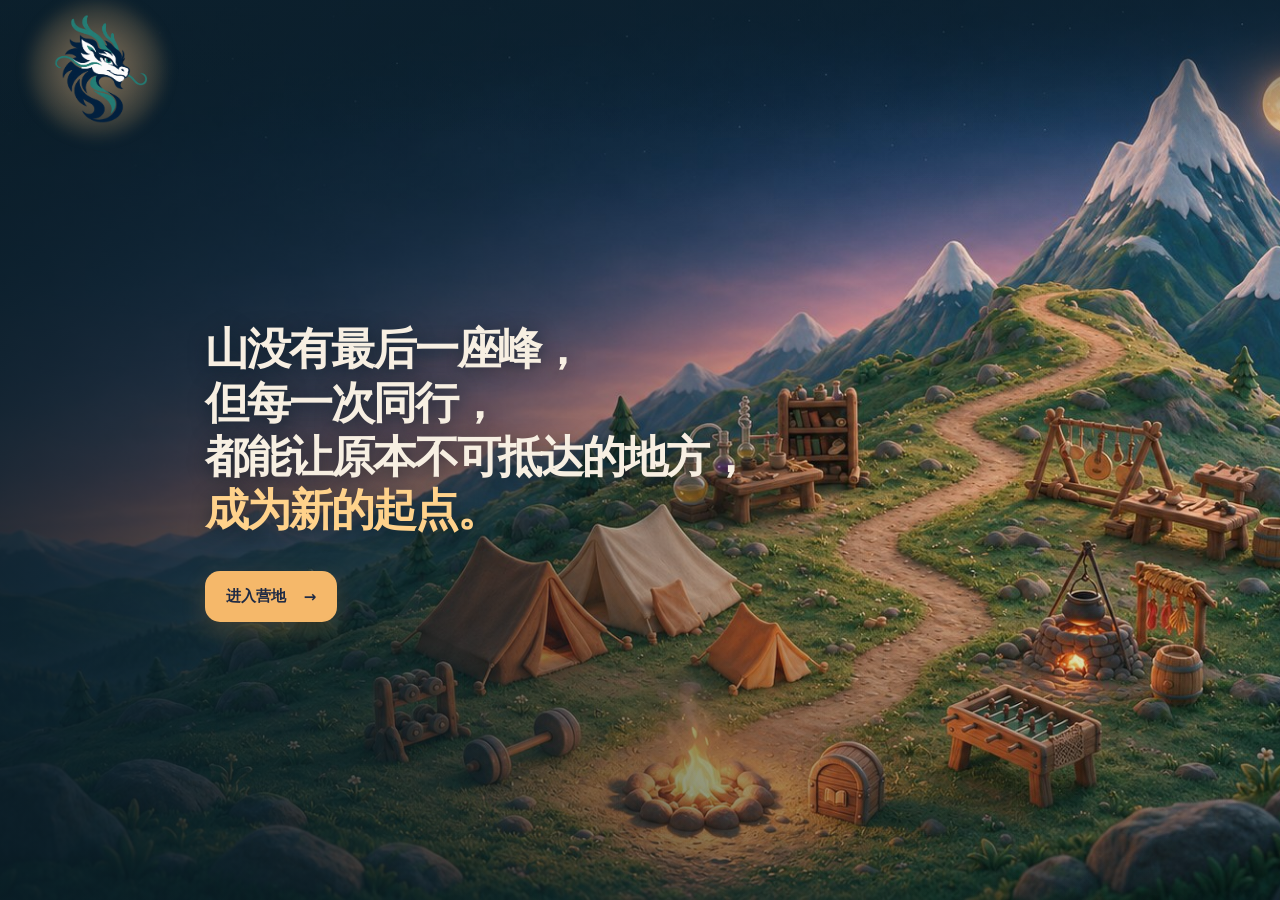
<file: index.html>
<!doctype html>
<html lang="zh-CN">
<head>
  <meta charset="utf-8">
  <meta name="viewport" content="width=device-width, initial-scale=1, viewport-fit=cover">
  <meta name="theme-color" content="#142d37">
  <meta name="description" content="走进九五智尊的极岳营地，探索功能区，认识沿途的伙伴。">
  <title>九五智尊 · 极岳营地</title>
  <link rel="icon" type="image/png" href="assets/brand-logo-v2.png">
  <link rel="stylesheet" href="style.css?v=team-slogan-1">
  <script src="app.js?v=hover-only-1" defer></script>
  <script src="approved-motions.js?v=member-blinks-1" defer></script>
  <script src="library-data.js?v=library-20261106" defer></script>
  <script src="library.js?v=library-20261106b" defer></script>
</head>
<body>
  <div class="app" id="app" data-view="home">
    <header class="topbar">
      <a class="brand" href="#start" id="home-button" aria-label="查看九五智尊 Logo 与吉祥物设定" aria-haspopup="dialog"><img class="brand-logo" src="assets/brand-logo-v2.png" width="1254" height="1254" alt=""></a>
    </header>
    <section class="home" id="start" aria-labelledby="home-title">
      <div class="home-art" aria-hidden="true"><img class="home-wide" src="assets/home-wide.jpg" width="1672" height="941" alt="" fetchpriority="high"><img class="home-mobile" src="assets/home-mobile.jpg" width="1080" height="1920" alt=""></div>
      <div class="home-shade" aria-hidden="true"></div>
      <div class="home-content"><h1 id="home-title">山没有最后一座峰，<br>但每一次同行，<br>都能让原本不可抵达的地方，<br><span>成为新的起点。</span></h1><a class="enter-button" href="#camp" id="enter-camp">进入营地 <span aria-hidden="true">→</span></a></div>
    </section>
    <main class="camp" id="camp" aria-label="可探索的极岳营地">
      <div class="map-viewport" id="map-viewport" tabindex="0" aria-label="营地地图，可拖动或使用方向键探索">
        <div class="map-surface" id="map-surface">
          <img class="map-image" src="assets/camp-map.png" width="1672" height="941" alt="极岳营地全景：知识角、工坊、营火、帐篷区和活动场沿山路分布，远处可见雪山" draggable="false">
          <div class="moon-glow" aria-hidden="true"></div>
          <div class="fire-glow" aria-hidden="true"></div>
          <div class="spark spark-1" aria-hidden="true"></div><div class="spark spark-2" aria-hidden="true"></div><div class="spark spark-3" aria-hidden="true"></div>
          <button class="library-shelf" id="library-shelf" type="button" aria-label="打开世界观资料库"><img src="library-bookshelf.png" alt="" draggable="false"></button>
          <button class="qian-dragon" id="qian-dragon" type="button" aria-label="查看极岳守护者乾的档案"><img src="assets/qian-dragon.png" alt="" draggable="false"></button>
          <button class="camp-gramophone" id="camp-gramophone" type="button" data-target-url="https://mymusical.link/song/%e9%80%90%e6%a2%a6%e5%b1%b1%e8%a1%8c/" aria-label="打开《逐梦山行》"><img src="assets/camp-gramophone.png" alt="" draggable="false"></button>
          <div class="member-layer" id="member-layer" aria-label="营地伙伴"></div>
          <template id="raccoon-motion-template">
            <svg class="raccoon-motion" viewBox="0 0 826 1024" aria-hidden="true" focusable="false">
              <defs>
                <image id="raccoon-source" width="826" height="1024"/>
                <clipPath id="raccoon-body-region">
                  <path clip-rule="evenodd" d="M0 0 H826 V1024 H0 Z
                    M60 30 H618 V387 Q593 397 571 419 C516 447 450 447 393 443 C328 439 255 441 207 421 Q175 407 142 394 L60 378 Z
                    M618 151 H801 V374 H618 Z"/>
                </clipPath>
                <clipPath id="raccoon-head-region">
                  <path d="M60 30 H618 V406 Q597 418 573 438 C519 463 450 470 393 468 C328 465 255 461 204 438 Q173 422 141 413 L60 393 Z"/>
                </clipPath>
                <clipPath id="raccoon-robot-region">
                  <rect x="618" y="151" width="183" height="223"/>
                </clipPath>
              </defs>
              <use href="#raccoon-source" clip-path="url(#raccoon-body-region)"/>
              <g class="raccoon-head"><use href="#raccoon-source" clip-path="url(#raccoon-head-region)"/></g>
              <g class="raccoon-robot"><use href="#raccoon-source" clip-path="url(#raccoon-robot-region)"/></g>
            </svg>
          </template>
          <button class="camp-scroll" id="camp-scroll" type="button" aria-label="展开木凳上的卷轴"><img src="assets/rolled-scroll.png" alt="" draggable="false"></button>
          <a class="knowledge-chest" href="https://kcnwq3jn71mo.feishu.cn/wiki/space/7703888732230798607?ccm_open_type=lark_wiki_spaceLink&amp;open_tab_from=wiki_home" target="_blank" rel="noopener noreferrer" aria-label="打开九五智尊飞书知识空间"><img src="assets/knowledge-chest.png" alt="" draggable="false"></a>
          <div class="wenyu-scene" id="wenyu-scene">
            <button class="wenyu-owl" id="wenyu-owl" type="button" aria-label="查看问羽的介绍" aria-hidden="true" tabindex="-1">
              <span class="wenyu-pose">
                <img src="assets/wenyu-figure.png" alt="" draggable="false">
                <svg class="wenyu-eyelids" viewBox="0 0 1033 1280" aria-hidden="true" focusable="false">
                  <defs>
                    <path id="wenyu-left-eye" d="M329 412 Q341 408 345 398 C356 373 377 360 405 362 C440 362 469 387 482 415 C494 442 493 472 478 490 C464 506 433 508 407 504 C375 500 348 481 339 455 C335 441 334 427 336 420 Z"/>
                    <path id="wenyu-right-eye" d="M584 424 C583 394 592 368 608 352 C624 336 647 332 668 335 C693 338 709 351 718 364 Q725 368 732 367 Q730 377 723 383 C729 411 720 439 706 457 C688 480 666 486 643 484 C615 483 590 462 585 441 Z"/>
                    <clipPath id="wenyu-left-eye-clip"><use href="#wenyu-left-eye"/></clipPath>
                    <clipPath id="wenyu-right-eye-clip"><use href="#wenyu-right-eye"/></clipPath>
                    <radialGradient id="wenyu-left-lid" gradientUnits="userSpaceOnUse" cx="422" cy="423" r="94" gradientTransform="translate(0 25) scale(1 .94)">
                      <stop stop-color="#fff0da"/><stop offset=".7" stop-color="#f0dfc6"/><stop offset="1" stop-color="#dfc4a3"/>
                    </radialGradient>
                    <radialGradient id="wenyu-right-lid" gradientUnits="userSpaceOnUse" cx="652" cy="400" r="96">
                      <stop stop-color="#fff1db"/><stop offset=".7" stop-color="#f0dfc6"/><stop offset="1" stop-color="#dfc3a4"/>
                    </radialGradient>
                  </defs>
                  <g class="wenyu-half-lids" stroke-linecap="round">
                    <g clip-path="url(#wenyu-left-eye-clip)">
                      <path d="M320 350 H502 V458 C463 437 395 420 331 437 Z" fill="url(#wenyu-left-lid)"/>
                      <path d="M331 437 C395 420 463 437 496 455" fill="none" stroke="#152237" stroke-width="8"/>
                    </g>
                    <g clip-path="url(#wenyu-right-eye-clip)">
                      <path d="M576 321 H740 V405 C695 390 621 400 581 438 Z" fill="url(#wenyu-right-lid)"/>
                      <path d="M581 438 C621 400 695 390 730 405" fill="none" stroke="#152237" stroke-width="8"/>
                    </g>
                  </g>
                  <g class="wenyu-closed-lids" stroke-linecap="round">
                    <use href="#wenyu-left-eye" fill="url(#wenyu-left-lid)"/>
                    <use href="#wenyu-right-eye" fill="url(#wenyu-right-lid)"/>
                    <path d="M351 449 C371 470 401 484 434 481 C451 479 466 472 478 464 M596 440 C623 464 648 467 673 452 C689 442 700 428 707 417" fill="none" stroke="#513b35" stroke-opacity=".42" stroke-width="13"/>
                    <path d="M351 447 C371 468 401 482 434 479 C451 477 466 470 478 462 M596 438 C623 462 648 465 673 450 C689 440 700 426 707 415" fill="none" stroke="#17263b" stroke-width="8"/>
                  </g>
                </svg>
              </span>
            </button>
            <button class="wenyu-stone" id="wenyu-stone" type="button" aria-label="查看山路旁的石头，问羽藏在后面" aria-controls="wenyu-owl" aria-expanded="false"><img class="wenyu-rock" src="assets/wenyu-rock.png" alt="" draggable="false"></button>
          </div>
        </div>
      </div>
    </main>
    <dialog class="logo-dialog" id="logo-dialog" aria-labelledby="logo-dialog-title">
      <button class="logo-close" id="logo-close" type="button" aria-label="关闭 Logo 介绍">×</button>
      <div class="logo-paper">
        <div class="logo-story">
          <div class="logo-story-copy">
            <p class="logo-story-eyebrow">团队图腾 · 标识与吉祥物</p>
            <h2 id="logo-dialog-title">九五智尊 <span>Everest</span></h2>
            <section class="logo-slogan" aria-label="团队 Slogan">
              <p class="logo-slogan-cn">登峰，见智</p>
              <p class="logo-slogan-en" lang="en">Climb Everest, Find Insight</p>
              <p class="logo-slogan-meaning">登与见是一件事：走到高处，才看清更深的东西</p>
            </section>
            <section class="logo-story-section" aria-labelledby="logo-name-title">
              <h3 id="logo-name-title"><span>01</span> 名字的寓意</h3>
              <p>Everest 意为世界最高峰，以巅峰意象呼应“九五，飞龙在天”的至高意象，象征不断攀登、树立标杆。</p>
            </section>
            <section class="logo-story-section" aria-labelledby="logo-design-title">
              <h3 id="logo-design-title"><span>02</span> 龙首的寓意</h3>
              <p>在《易经》中，“九五，飞龙在天”代表鼎盛与巅峰。Logo 以龙首为形象，整体轮廓既与数字“9”相似，也与数字“5”相似，呼应“九五”。</p>
            </section>
            <section class="logo-story-section logo-color-section" aria-labelledby="logo-color-title">
              <h3 id="logo-color-title"><span>03</span> 色彩语言</h3>
              <p><i class="logo-swatch navy" aria-hidden="true"></i><strong>海军蓝</strong> · 专业、理性、信任感</p>
              <p><i class="logo-swatch peacock" aria-hidden="true"></i><strong>孔雀绿</strong> · 设计感、科技感、灵动感</p>
            </section>
          </div>
          <div class="logo-story-art" aria-label="Logo 方案与吉祥物设定图">
            <div class="logo-variants">
              <figure><img src="assets/logo-dragon-classic.png" alt="龙首 Logo 方案一：深蓝与孔雀绿的盘龙造型" width="1254" height="1254"><figcaption>龙首标识 · 造型一</figcaption></figure>
              <figure><img src="assets/logo-dragon-playful.png" alt="龙首 Logo 方案二：深蓝与孔雀绿的亲和造型" width="1254" height="1254"><figcaption>龙首标识 · 造型二</figcaption></figure>
            </div>
            <figure class="logo-mascot"><figcaption>吉祥物设定 <span>正面 · 背面 · 侧面</span></figcaption><img src="assets/logo-mascot-turnaround.png" alt="龙形吉祥物的正面、背面与侧面设定图" width="1280" height="640"></figure>
          </div>
        </div>
      </div>
    </dialog>
    <dialog class="book-dialog" id="member-dialog" aria-labelledby="member-name">
      <button class="book-close" id="dialog-close" type="button" aria-label="合上档案">×</button>
      <div class="book-spread">
        <section class="book-page book-page-left" aria-label="角色资料">
          <div class="book-person"><img class="book-portrait" id="dialog-art" alt="" draggable="false"><div><p class="book-kicker">九五智尊 · 伙伴档案</p><h2 id="member-name"></h2><p class="book-role" id="member-role"></p></div></div>
          <div class="book-rule"></div>
          <dl class="book-facts"><div><dt>角色形象</dt><dd id="member-animal"></dd></div><div><dt>所在区域</dt><dd id="member-place"></dd></div><div><dt>关键词</dt><dd id="member-traits"></dd></div></dl>
          <p class="book-page-number" id="member-number"></p>
        </section>
        <section class="book-page book-page-right" aria-label="角色介绍">
          <p class="book-chapter">九五智尊 · 成员介绍</p><h3 id="member-heading"></h3>
          <p class="book-lead" id="member-intro"></p><div class="book-story" id="member-story"></div>
        </section>
      </div>
    </dialog>
    <dialog class="book-dialog owl-dialog" id="owl-dialog" aria-labelledby="owl-name">
      <button class="book-close" id="owl-close" type="button" aria-label="合上问羽的介绍">×</button>
      <div class="book-spread">
        <section class="book-page book-page-left" aria-label="问羽的资料">
          <div class="book-person"><img class="book-portrait owl-portrait" src="assets/wenyu-avatar.png" alt="问羽的猫头鹰头像" draggable="false"><div><p class="book-kicker">极岳异闻 · 山路访客</p><h2 id="owl-name">问羽</h2><p class="book-role">极岳附近的猫头鹰哲学家</p></div></div>
          <div class="book-rule"></div>
          <dl class="book-facts"><div><dt>所在之处</dt><dd>极岳附近的山路</dd></div><div><dt>随身之物</dt><dd>写满问题与感悟的手稿</dd></div><div><dt>喜欢做的事</dt><dd>与旅人讨论登山的理由</dd></div></dl>
          <p class="book-page-number">极岳异闻 / 问羽</p>
        </section>
        <section class="book-page book-page-right" aria-label="问羽的介绍">
          <p class="book-chapter">山路旁的对话</p><h3>问羽的故事</h3>
          <p class="owl-story">这位猫头鹰哲学家头戴叶冠，披着白袍，随身带着写满问题与感悟的手稿。他希望走遍各地布道，把自己学到的智慧讲给更多人听。如今，他来到极岳附近：每天都有怀着不同愿望的旅人从这里经过，他总能与他们聊上一程。</p>
          <p class="owl-story">他喜欢在山路旁提问：“你为什么想登上极岳？”有人说为了寻找灵感，有人说想看看峰顶。猫头鹰会认真听完，再问：“如果途中发现了更珍贵的东西，你会认出它吗？”他会讲自己的见解，也愿意让旅人的经历改变自己的想法。到了晚上，他便借着月光，把当天听到的新故事写进手稿。</p>
          <p class="owl-story">至于乾在峰顶吃叉烧包的传闻，有人怀疑最早就是从这位夜行的猫头鹰口中传出来的。每当被问起，他只会眨眨眼：“我确实飞得够高，也确实看得很清楚。至于该不该告诉乾——这又是另一个值得讨论的问题。”</p>
        </section>
      </div>
    </dialog>
    <dialog class="book-dialog qian-dialog" id="qian-dialog" aria-labelledby="qian-name">
      <button class="book-close" id="qian-close" type="button" aria-label="合上乾的档案">×</button>
      <div class="book-spread">
        <section class="book-page book-page-left" aria-label="乾的资料">
          <div class="book-person"><img class="book-portrait" src="assets/qian-avatar.png" alt="乾的龙头像" draggable="false"><div><p class="book-kicker">极岳异闻 · 峰顶守护者</p><h2 id="qian-name">乾</h2><p class="book-role">极岳的守护者</p></div></div>
          <div class="book-rule"></div>
          <dl class="book-facts"><div><dt>守护之地</dt><dd>极岳峰顶</dd></div><div><dt>鳞甲</dt><dd>深蓝与青绿交映</dd></div><div><dt>传闻</dt><dd>夜色里的叉烧包</dd></div></dl>
          <figure class="qian-rumor"><img src="assets/qian-rumor.png" alt="传闻中圆滚滚的乾" draggable="false"><figcaption>传闻中的乾</figcaption></figure>
          <p class="book-page-number">极岳异闻 / 乾</p>
        </section>
        <section class="book-page book-page-right" aria-label="乾的介绍">
          <p class="book-chapter">峰顶的传说</p><h3>乾｜极岳的守护者</h3>
          <div class="book-story qian-story">
            <p>图腾上的乾，是守护极岳峰顶的龙。工作时，他身披深蓝与青绿交映的鳞甲，龙角如玉，长须随云而动。每当他从峰顶腾空，整座山仿佛都安静下来，等他巡视完毕。传说中汇聚无数灵感的结晶，便由他看守。</p>
            <p>不过，一只惯于夜行、能飞过极岳峰顶的神鸟，讲过另一个版本的乾。</p>
            <p>神鸟说，夜深云散时，它常看见峰顶坐着一个<strong>肥墩墩、圆滚滚的身影</strong>：青绿色的角，深蓝色的鬃毛，爪里还捧着一只叉烧包。那身影吃得十分专心，偶尔抬头望望山路，见一切平安，就继续咬下一口。</p>
            <p>乾从未承认那是自己。只是每当有人提起这个传闻，他总会先问一句：“你们怎么知道是叉烧包？”</p>
          </div>
        </section>
      </div>
    </dialog>
    <dialog class="book-dialog library-dialog" id="library-dialog" aria-label="九五智尊世界观资料库">
      <button class="book-close" id="library-close" type="button" aria-label="合上资料库">×</button>
      <nav class="library-tabs" aria-label="资料库卷册" role="tablist">
        <button class="library-tab" id="library-tab-people" type="button" role="tab" aria-selected="true">人物志</button>
        <button class="library-tab" id="library-tab-chronicle" type="button" role="tab" aria-selected="false">编年史</button>
      </nav>
      <div class="book-spread">
        <section class="book-page book-page-left library-index-page" aria-label="资料库索引">
          <p class="book-kicker">九五智尊 · 世界观资料库</p>
          <h2 id="library-volume-title">人物志</h2>
          <p class="library-index-caption">选择篇目，翻到对应书页</p>
          <div class="book-rule"></div>
          <nav class="library-index" id="library-index" aria-label="篇目索引"></nav>
        </section>
        <article class="book-page book-page-right library-reader" aria-label="资料库正文">
          <p class="book-chapter" id="library-group"></p>
          <h3 id="library-page-title"></h3>
          <div class="library-page-content" id="library-page-content"></div>
          <div class="library-pagination"><button id="library-prev" type="button" aria-label="上一页">← 上一页</button><span id="library-count"></span><button id="library-next" type="button" aria-label="下一页">下一页 →</button></div>
        </article>
      </div>
    </dialog>
    <dialog class="scroll-dialog" id="scroll-dialog" aria-label="展开的营地卷轴">
      <button class="scroll-close" id="scroll-close" type="button" aria-label="合上卷轴">×</button>
      <div class="scroll-flip">
        <div class="scroll-sheet" id="scroll-sheet">
          <div class="scroll-face scroll-front" id="scroll-front">
            <img src="assets/unfurled-scroll.png" alt="展开的古画：云纹环绕极峰，神龙盘旋" draggable="false">
          </div>
          <section class="scroll-face scroll-back" id="scroll-back" aria-label="卷轴背面的传说设定" aria-hidden="true">
            <div class="scroll-back-inner">
              <p class="scroll-overline">极岳异闻 · 图腾设定</p>
              <h2>极岳与乾</h2>
              <div class="scroll-ornament" aria-hidden="true">✦</div>
              <p>图腾上画着同一座高耸入云的山——极岳（<strong>Everest</strong>）。云雾环绕山脊，蜿蜒的山路从营地通向峰顶，仿佛每一道转弯，都在等待新的同行者。</p>
              <p>山顶盘踞着名为「乾」的龙，守护着一枚传说汇聚了无数灵感的结晶。他巡视群峰，也守望着沿路而来的旅人：有人带着疑问出发，有人怀揣尚未成形的点子，想在攀登中找到答案。</p>
              <p>于是，这幅图腾所描绘的，不仅是极岳与它的守护者，也是众人结伴向上、让灵感在旅途中渐渐明亮的故事。</p>
            </div>
          </section>
        </div>
      </div>
      <div class="scroll-actions"><button class="scroll-turn" id="scroll-turn" type="button" aria-pressed="false">翻到背面 <span aria-hidden="true">↻</span></button></div>
    </dialog>
  </div>
</body>
</html>
</file>
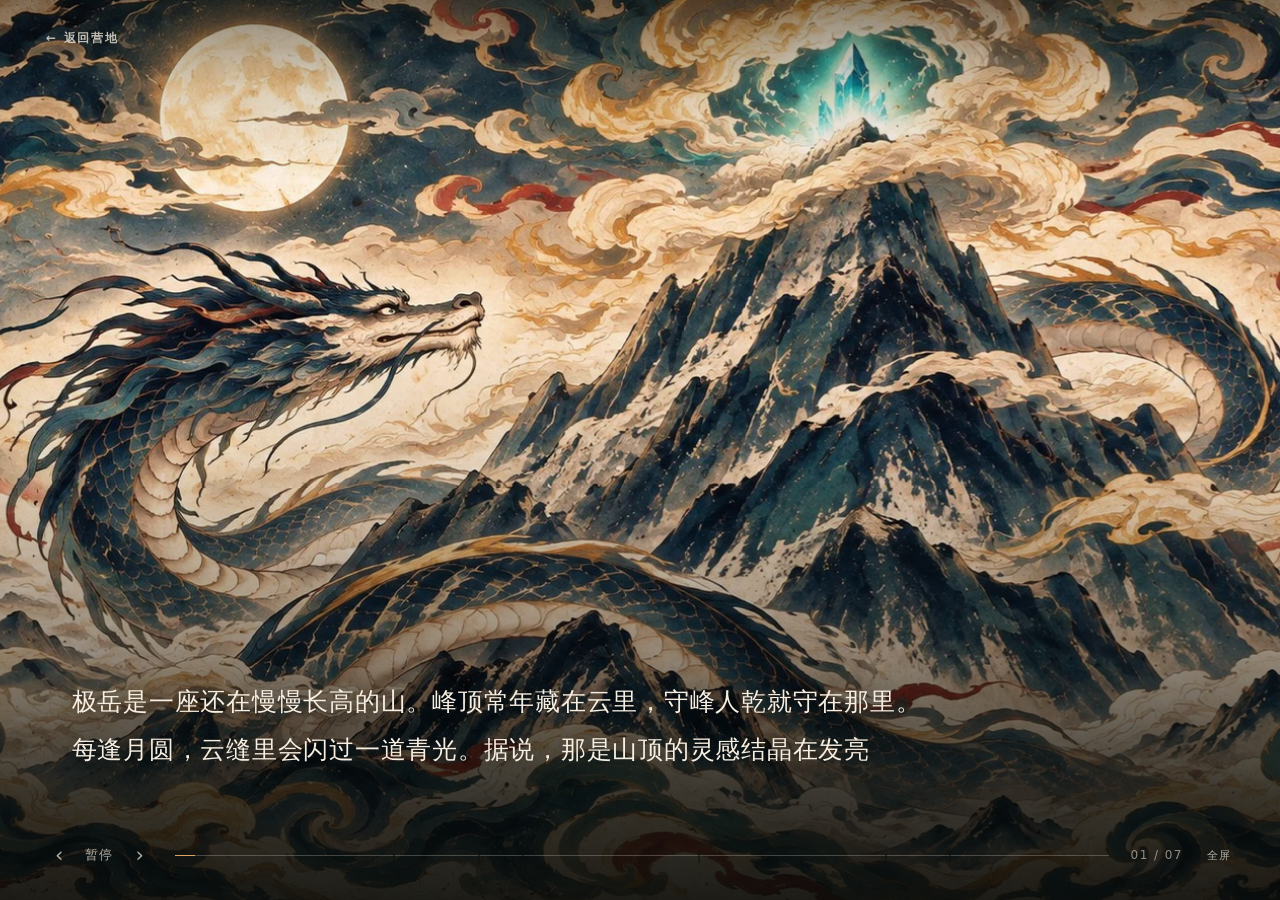
<file: comic/index.html>
<!doctype html>
<html lang="zh-CN">
<head>
  <meta charset="utf-8">
  <meta name="viewport" content="width=device-width, initial-scale=1, viewport-fit=cover">
  <meta name="theme-color" content="#0b1110">
  <meta name="description" content="九五智尊 · 登峰卷：七幅画，一段同行。">
  <title>九五智尊 · 登峰卷</title>
  <link rel="icon" type="image/png" href="../assets/brand-logo-v2.png">
  <link rel="stylesheet" href="style.css">
</head>
<body>
  <main class="deck" id="deck" aria-label="九五智尊 · 登峰卷">
    <a class="back" href="../index.html#camp">← 返回营地</a>

    <div class="stage" id="stage">
      <figure class="slide" data-cue="0">
        <div class="art">
          <img src="assets/01-peak-moon.webp" alt="月夜极岳，青龙盘绕山脊，峰顶青光如结晶。" fetchpriority="high">
        </div>
        <figcaption>极岳是一座还在慢慢长高的山。峰顶常年藏在云里，守峰人乾就守在那里。每逢月圆，云缝里会闪过一道青光。据说，那是山顶的灵感结晶在发亮</figcaption>
      </figure>

      <figure class="slide" data-cue="15.32">
        <div class="art">
          <img src="assets/02-first-map.webp" alt="一只戴护目镜的小浣熊在山脚巨石上刻下寻峰地图，远处是雪峰与瀑布。">
        </div>
        <figcaption>最早的寻峰者在山脚刻了一张图，图上的路绕到一半，就断在云里。</figcaption>
      </figure>

      <figure class="slide" data-cue="21.26">
        <div class="art">
          <img src="assets/03-map-copies.webp" alt="山脚石刻上的路线延伸成一张张飞散的摹本地图。">
        </div>
        <figcaption>后来，这张图被临摹了许多遍……</figcaption>
      </figure>

      <figure class="slide" data-cue="24.38">
        <div class="art">
          <img src="assets/04-three-keepers.webp" alt="水獭、猫头鹰与小浣熊分别持图立于山水之间。">
        </div>
        <figcaption>其中九张传到了九只小动物手里。有爱琢磨怎么把点子做出来的水獭，有喜欢摆弄零件的小浣熊，还有走到哪儿都带着日记的猫头鹰。</figcaption>
      </figure>

      <figure class="slide" data-cue="36.66">
        <div class="art">
          <img src="assets/05-nine-arrive.webp" alt="九只小动物各执一图，聚在极岳山脚。">
        </div>
        <figcaption>它们循着图来到极岳，成了后来那支叫「九五智尊」的小队。它们想看看云上到底有什么，也想一起解开沿途的难题，把那些还没做完的点子做出来。</figcaption>
      </figure>

      <figure class="slide" data-cue="49.76">
        <div class="art">
          <img src="assets/06-first-night.webp" alt="夜色营地，九只小动物围火而坐。">
        </div>
        <figcaption>刚上路的时候，它们连谁守夜都差点吵起来</figcaption>
      </figure>

      <figure class="slide" data-cue="54.2">
        <div class="art">
          <img src="assets/07-campfire.webp" alt="月下营火，九只小动物继续谈着前路。">
        </div>
        <figcaption>到了第五天晚上，九只小动物在营地围着营火坐下，你一言我一语，聊起各自是怎么来的，也聊起接下来的路，大家能一起做点什么</figcaption>
      </figure>
    </div>

    <audio id="narration" src="assets/narration.mp3" preload="auto"></audio>

    <div class="ui" id="ui">
      <div class="controls">
        <div class="transport">
          <button id="prev" type="button" aria-label="上一幅">‹</button>
          <button id="play" type="button" aria-label="暂停">暂停</button>
          <button id="next" type="button" aria-label="下一幅">›</button>
        </div>
        <div class="progress" id="progress" role="progressbar" aria-label="播放进度" aria-valuemin="0" aria-valuemax="100" aria-valuenow="0">
          <span id="fill"></span>
          <div class="ticks" id="ticks" aria-hidden="true"></div>
        </div>
        <span class="count" id="count">01 / 07</span>
        <button class="full" id="full" type="button" aria-label="全屏">全屏</button>
      </div>
    </div>
  </main>

  <script src="app.js"></script>
</body>
</html>
</file>
<file: style.css>
:root{color-scheme:dark;--cream:#f7efe2;--gold:#f5b86a;--ink:#172d36;--edge:rgba(255,231,194,.3);--book-image:url("assets/profile-book-2048.png")}
*{box-sizing:border-box}
html,body{width:100%;height:100%;margin:0;overflow:hidden}
body{font-family:"Microsoft YaHei","PingFang SC","Noto Sans CJK SC",system-ui,sans-serif;background:#142d37;color:var(--cream)}
button{font:inherit;cursor:pointer}a{color:inherit}::selection{background:#f5b86a;color:#172d36}
.app{width:100%;height:100dvh;min-height:540px;display:flex;flex-direction:column;overflow:hidden}
.topbar{position:relative;z-index:30;flex:none;height:66px;display:flex;align-items:center;justify-content:space-between;gap:16px;padding:0 clamp(16px,2.7vw,40px);border-bottom:1px solid rgba(255,231,194,.22);background:rgba(20,45,55,.96);box-shadow:0 4px 25px rgba(10,25,33,.18)}
.brand{display:inline-flex;align-items:center;gap:10px;text-decoration:none;white-space:nowrap}.brand-icon{display:grid;place-items:center;width:34px;height:34px;border:1px solid #f7c680;border-radius:50%;color:#f7c680;font-size:20px}.brand-text{display:flex;flex-direction:column;gap:1px}.brand strong{font-size:15px;letter-spacing:.14em}.brand small{font-size:9px;letter-spacing:.17em;color:#c2d2c9}
.brand-icon{width:44px;height:44px;flex:none;overflow:hidden;border:1px solid rgba(255,222,176,.75);border-radius:13px;background:linear-gradient(145deg,#fbf2e5,#e7d5b8);box-shadow:0 4px 12px rgba(5,22,28,.23)}.brand-icon img{display:block;width:100%;height:100%;object-fit:contain;transform:scale(1.2)}
.top-actions{display:flex;align-items:center;gap:8px}.top-action{display:inline-flex;align-items:center;gap:8px;min-height:38px;padding:8px 13px;border:1px solid rgba(255,231,194,.23);border-radius:11px;background:rgba(247,239,226,.07);color:#f7efe2;font-size:12px;font-weight:800;transition:background .2s,transform .2s}.top-action:hover{background:rgba(255,218,160,.16);transform:translateY(-2px)}.top-action span:first-child{color:#ffd18c;font-size:16px}.top-action.icon-only{width:38px;justify-content:center;padding:0;font-size:15px}
.app[data-view="home"] .topbar{position:absolute;top:0;left:0;right:0;border-bottom:0;background:linear-gradient(180deg,rgba(12,32,45,.7),transparent);box-shadow:none}.app[data-view="home"] .top-actions,.app[data-view="home"] .camp,.app[data-view="camp"] .home{display:none}
.home{position:relative;flex:1;width:100%;height:100dvh;display:flex;align-items:center;overflow:hidden;background:#172d36}.home-art,.home-art img{position:absolute;inset:0;display:block;width:100%;height:100%}.home-art img{object-fit:cover;object-position:center}.home-shade{position:absolute;inset:0;background:linear-gradient(90deg,rgba(10,29,39,.84),rgba(11,31,40,.54) 34%,rgba(11,31,40,.08) 68%,transparent),linear-gradient(0deg,rgba(8,27,33,.38),transparent 35%,transparent 75%,rgba(9,28,42,.18))}.home-content{position:relative;z-index:1;width:min(760px,70vw);margin-left:clamp(28px,16vw,350px);padding:90px 0 45px;text-shadow:0 3px 18px rgba(6,22,31,.56)}.home h1{margin:0 0 33px;font-size:clamp(39px,3.4vw,58px);font-weight:850;line-height:1.24;letter-spacing:-.047em}.home h1 span{color:#ffd28b}.enter-button{display:inline-flex;align-items:center;justify-content:center;gap:18px;min-height:51px;padding:12px 21px;border-radius:15px;background:#f5b86a;color:#1e2a44;box-shadow:0 10px 24px rgba(233,149,59,.2);font-size:15px;font-weight:850;text-decoration:none;text-shadow:none;transition:transform .2s,background .2s,box-shadow .2s}.enter-button:hover{transform:translateY(-3px);background:#ffd28d;box-shadow:0 13px 27px rgba(233,149,59,.32)}
.home-art .home-mobile{display:none}
.camp{position:relative;flex:1;min-height:0;overflow:hidden;background:#233d42}.map-viewport{position:absolute;inset:0;overflow:auto;cursor:grab;touch-action:pan-x pan-y;scrollbar-width:none}.map-viewport::-webkit-scrollbar{display:none}.map-viewport.dragging{cursor:grabbing;user-select:none}.map-surface{position:relative;width:100%;aspect-ratio:1672/941;overflow:hidden}.map-image{position:absolute;inset:0;display:block;width:100%;height:100%;object-fit:fill;pointer-events:none;user-select:none}
.moon-glow,.fire-glow,.spark{position:absolute;pointer-events:none}.moon-glow{z-index:1;left:88%;top:-4%;width:12%;aspect-ratio:1;border-radius:50%;background:radial-gradient(circle,rgba(255,228,169,.28),rgba(255,228,169,.1) 34%,transparent 70%);mix-blend-mode:screen;animation:moon 6s ease-in-out infinite alternate}.fire-glow{z-index:1;left:41%;top:39%;width:16%;aspect-ratio:1;border-radius:50%;background:radial-gradient(circle,rgba(255,167,66,.42),rgba(255,167,66,.17) 35%,transparent 72%);mix-blend-mode:screen;animation:fire 2.4s ease-in-out infinite alternate}.spark{z-index:2;width:4px;height:4px;border-radius:50%;background:#ffe09b;box-shadow:0 0 8px #ffbf69;animation:spark 4s ease-out infinite}.spark-1{left:48%;top:49%;animation-delay:0s}.spark-2{left:50%;top:50%;animation-delay:1.2s}.spark-3{left:49%;top:48%;animation-delay:2.4s}
@keyframes moon{to{opacity:.55;transform:scale(1.13)}}@keyframes fire{to{opacity:.58;transform:scale(.88)}}@keyframes spark{0%{opacity:0;transform:translateY(0)}25%{opacity:.9}100%{opacity:0;transform:translateY(-45px)}}
.app.motion-paused .moon-glow,.app.motion-paused .fire-glow,.app.motion-paused .spark{animation-play-state:paused}
.hotspot{position:absolute;z-index:4;transform:translate(-50%,-50%)}.zone-pin{display:inline-flex;align-items:center;gap:7px;padding:8px 11px;border:1px solid rgba(255,231,194,.77);border-radius:999px;background:rgba(24,56,54,.87);color:#fff2d8;box-shadow:0 7px 18px rgba(5,25,28,.34),0 0 0 4px rgba(19,43,44,.16);font-size:12px;font-weight:850;white-space:nowrap;transition:transform .2s,background .2s}.zone-pin:hover,.zone-pin:focus-visible{transform:translate(-50%,-50%) scale(1.09);background:#47766b}.zone-icon{display:grid;place-items:center;width:21px;height:21px;border-radius:50%;background:#edb66b;color:#284142;font-size:13px}
.member-pin{width:86px;height:100px;display:flex;flex-direction:column;align-items:center;justify-content:flex-end;padding:0;border:0;background:transparent;color:#fff7e9;filter:drop-shadow(0 8px 8px rgba(7,25,26,.57));transition:transform .2s,filter .2s}.member-pin:hover,.member-pin:focus-visible{transform:translate(-50%,-57%) scale(1.12);filter:drop-shadow(0 10px 12px rgba(255,193,103,.48))}.avatar-art{display:block;flex:none;width:72px;height:72px;background-image:var(--avatar-sprite);background-size:300% 300%;background-repeat:no-repeat}.pin-label{margin-top:-2px;padding:3px 7px;border:1px solid rgba(255,231,190,.73);border-radius:999px;background:rgba(22,48,50,.93);font-size:10px;font-weight:850;white-space:nowrap}
.map-controls{position:absolute;z-index:15;top:19px;right:20px;display:flex;align-items:center;gap:4px;padding:5px;border:1px solid rgba(255,237,205,.47);border-radius:14px;background:rgba(18,43,50,.86);backdrop-filter:blur(13px);box-shadow:0 9px 25px rgba(6,25,31,.3)}.map-controls button{display:grid;place-items:center;width:35px;height:35px;padding:0;border:0;border-radius:9px;background:transparent;color:#fff0d5;font-size:21px}.map-controls button:hover{background:rgba(255,218,160,.17)}.map-controls span{min-width:41px;text-align:center;color:#ffdc9e;font-size:11px;font-weight:800}
.guide{position:absolute;z-index:10;left:24px;top:21px;display:flex;align-items:center;gap:8px;padding:9px 12px;border:1px solid rgba(255,231,194,.35);border-radius:11px;background:rgba(16,44,48,.7);backdrop-filter:blur(12px);color:#fff3df;font-size:11px;font-weight:750;pointer-events:none}.guide-dot{width:6px;height:6px;border-radius:50%;background:#ffd18c;box-shadow:0 0 0 4px rgba(255,209,140,.16)}
.camp-hud{position:absolute;z-index:12;left:24px;right:24px;bottom:21px;min-height:67px;display:flex;align-items:center;gap:17px;padding:10px 12px 10px 18px;border:1px solid rgba(255,231,194,.34);border-radius:17px;background:rgba(21,46,51,.86);box-shadow:0 12px 35px rgba(6,24,31,.3);backdrop-filter:blur(16px);-webkit-backdrop-filter:blur(16px)}.hud-title{flex:none;display:flex;flex-direction:column;gap:3px;padding-right:15px;border-right:1px solid rgba(255,231,194,.27)}.hud-title strong{font-size:14px;letter-spacing:.08em}.hud-title small{color:#bfcfc8;font-size:10px}.zone-shortcuts{display:flex;align-items:center;gap:7px;min-width:0;flex:1;overflow:auto;scrollbar-width:none}.zone-shortcuts::-webkit-scrollbar{display:none}.shortcut{flex:none;padding:8px 11px;border:1px solid rgba(255,231,194,.25);border-radius:999px;background:rgba(247,239,226,.08);color:#f5e8d7;font-size:11px;font-weight:800;white-space:nowrap}.shortcut:hover{background:rgba(245,184,106,.24)}.hud-members{flex:none;min-height:38px;padding:9px 14px;border:0;border-radius:11px;background:#f5b86a;color:#1e2a44;font-size:11px;font-weight:850;white-space:nowrap}.hud-members:hover{background:#ffd28d}
.drawer-overlay{position:fixed;z-index:44;inset:66px 0 0;background:rgba(4,20,27,.42);backdrop-filter:blur(3px)}.drawer-overlay[hidden]{display:none}.drawer{position:fixed;z-index:45;top:66px;right:0;bottom:0;width:min(438px,100vw);display:flex;flex-direction:column;border-left:1px solid rgba(255,231,194,.34);background:#f6eee1;color:#203b41;box-shadow:-17px 0 50px rgba(1,18,25,.3);transform:translateX(105%);transition:transform .3s cubic-bezier(.2,.8,.2,1);visibility:hidden}.drawer.open{transform:translateX(0);visibility:visible}.drawer-handle{display:none}.drawer-top{display:flex;align-items:center;justify-content:space-between;gap:15px;min-height:68px;padding:17px 21px;border-bottom:1px solid #dfd1bc}.drawer-overline{color:#95642f;font-size:11px;font-weight:850;letter-spacing:.16em}.drawer-close{display:grid;place-items:center;width:35px;height:35px;border:0;border-radius:50%;background:#e6d7bf;color:#24434a;font-size:24px}.drawer-close:hover{background:#dcc9a9}.drawer-body{overflow:auto;padding:24px 24px 44px}.drawer-body h2{margin:0 0 11px;font-size:37px;line-height:1.2;letter-spacing:-.04em}.drawer-body p{margin:0 0 17px;color:#566b66;font-size:13px;line-height:1.8}.drawer-body .section-label{margin:26px 0 11px;color:#98683d;font-size:11px;font-weight:850;letter-spacing:.12em}.detail-avatar{width:152px;height:152px;margin:3px auto 20px;border:1px solid #d6c8b2;border-radius:24px;background-color:#e4e5d4;background-image:var(--avatar-sprite);background-size:300% 300%;background-repeat:no-repeat;box-shadow:0 12px 22px rgba(41,69,63,.1)}.detail-icon{display:grid;place-items:center;width:66px;height:66px;margin:6px 0 23px;border:1px solid #c9a875;border-radius:18px;background:#ffddb0;color:#375b55;font-size:31px}.detail-tag{display:inline-block;margin-bottom:9px;padding:6px 9px;border-radius:999px;background:#ead9bd;color:#895a2d;font-size:10px;font-weight:850;letter-spacing:.07em}.detail-meta{display:grid;grid-template-columns:1fr 1fr;gap:9px;margin:20px 0}.detail-meta div{padding:13px;border:1px solid #e0d1bb;border-radius:12px;background:#fff9ef}.detail-meta dt{color:#967651;font-size:10px;font-weight:750}.detail-meta dd{margin:5px 0 0;font-size:12px;font-weight:800}.detail-note{margin-top:23px!important;padding-top:15px;border-top:1px solid #dfd0b8;color:#8b7660!important;font-size:11px!important}.drawer-list{display:grid;gap:10px}.drawer-item{display:flex;align-items:center;gap:12px;width:100%;padding:11px;border:1px solid #e1d2b9;border-radius:13px;background:#fff9ef;color:#29494b;text-align:left}.drawer-item:hover{border-color:#c99959;background:#fff3e0}.drawer-item .avatar-art{width:50px;height:50px}.drawer-item .item-icon{display:grid;place-items:center;width:38px;height:38px;flex:none;border-radius:11px;background:#f1d7af;color:#31524e;font-size:20px}.drawer-item strong{display:block;margin-bottom:4px;font-size:13px}.drawer-item small{display:block;color:#687a72;font-size:11px;line-height:1.45}.detail-nav{display:flex;gap:9px;margin-top:22px}.detail-nav button{flex:1;padding:11px;border:1px solid #d1b994;border-radius:12px;background:#fff9ee;color:#37554f;font-size:12px;font-weight:800}.detail-nav button:hover{background:#ffe5bd}
:focus-visible{outline:3px solid #ffd18c;outline-offset:3px}
@media(max-width:850px){.hud-title{display:none}.camp-hud{left:12px;right:12px;bottom:12px}.guide{left:12px;top:12px}.map-controls{right:12px;top:12px}}
@media(max-width:600px){.app{min-height:0}.topbar{height:60px;padding:0 11px}.brand-icon{width:30px;height:30px}.brand strong{font-size:12px}.brand small{font-size:8px}.top-actions{gap:5px}.top-action{width:36px;height:36px;min-height:0;justify-content:center;padding:0}.top-action span:last-child{display:none}.top-action.icon-only{width:36px}.guide{top:auto;bottom:85px;left:12px;font-size:10px}.map-controls{top:10px;right:10px}.map-controls button{width:31px;height:31px}.camp-hud{min-height:55px;padding:8px;gap:8px}.zone-shortcuts{gap:5px}.shortcut{padding:7px 9px;font-size:10px}.hud-members{min-height:32px;padding:7px 9px;font-size:10px}.drawer-overlay{inset:60px 0 0}.drawer{top:auto;bottom:0;width:100%;height:min(78dvh,720px);border-left:0;border-top:1px solid #d9c9af;border-radius:21px 21px 0 0;transform:translateY(105%)}.drawer.open{transform:translateY(0)}.drawer-handle{display:block;flex:none;width:34px;height:4px;margin:9px auto -6px;border-radius:99px;background:#ccbca3}.drawer-top{min-height:60px}.drawer-body{padding:20px 22px 40px}.drawer-body h2{font-size:32px}}
@media(max-width:600px){.brand-icon{width:38px;height:38px}}
@media(max-width:700px){.home-shade{background:linear-gradient(180deg,rgba(9,28,42,.54),rgba(9,29,40,.5) 40%,rgba(9,29,40,.25) 72%,rgba(9,29,40,.35)),linear-gradient(90deg,rgba(8,28,37,.46),transparent 85%)}.home-content{width:100%;max-width:none;margin:0;padding:92px 23px 44px}.home h1{max-width:570px;margin-bottom:28px;font-size:clamp(31px,8.5vw,46px);line-height:1.32}.enter-button{min-height:47px;font-size:13px}}
@media(max-width:700px){.home-art .home-wide{display:none}.home-art .home-mobile{display:block}}
.app[data-view="camp"] .topbar{display:none}
.app[data-view="home"] .topbar{height:138px}
.brand{position:relative;display:block;width:124px;height:124px;flex:none}.brand::before{content:"";position:absolute;z-index:0;inset:-6px;border-radius:50%;background:radial-gradient(circle,rgba(151,126,93,.82) 0%,rgba(167,138,101,.48) 39%,rgba(190,150,92,.16) 67%,transparent 93%);filter:blur(7px);pointer-events:none}.brand-logo{position:relative;z-index:1;display:block;width:100%;height:100%;object-fit:contain}
@media(max-width:600px){.app[data-view="home"] .topbar{height:108px}.brand{width:94px;height:94px}}
.app{min-height:0}
.member-layer{position:absolute;inset:0;z-index:4;pointer-events:none}
.library-shelf{position:absolute;z-index:3;left:31.5%;top:27%;display:block;width:clamp(96px,7%,125px);aspect-ratio:110/155;padding:0;border:0;background:transparent;transform:translate(-50%,-50%);cursor:pointer;touch-action:manipulation;transition:transform .22s ease}
.library-shelf img{position:absolute;left:-50%;top:-27%;display:block;width:200%;height:auto;max-width:none;pointer-events:none;filter:saturate(.94) brightness(1.06) drop-shadow(0 8px 7px rgba(18,31,25,.38))}
.library-shelf:hover,.library-shelf:focus-visible{transform:translate(-50%,-53%) scale(1.06)}
.library-shelf:hover img,.library-shelf:focus-visible img{filter:saturate(1.02) brightness(1.13) drop-shadow(0 9px 9px rgba(18,31,25,.48))}
.library-shelf:focus-visible{outline:2px solid #ffdc9c;outline-offset:4px;border-radius:12px}
.qian-dragon{position:absolute;z-index:3;left:71%;top:13%;display:block;width:clamp(150px,17%,285px);aspect-ratio:2.33;padding:0;border:0;background:transparent;transform:translate(-50%,-50%) rotate(-5deg);cursor:pointer;touch-action:manipulation;transition:transform .25s ease,filter .25s ease;filter:drop-shadow(0 8px 9px rgba(5,24,34,.4))}
.qian-dragon img{display:block;width:100%;height:100%;object-fit:contain;pointer-events:none}
.qian-dragon:hover,.qian-dragon:focus-visible{transform:translate(-50%,-56%) rotate(-5deg) scale(1.07);filter:drop-shadow(0 9px 12px rgba(255,210,145,.4))}
.qian-dragon:focus-visible{outline:2px solid #ffdc9c;outline-offset:4px;border-radius:50%}
.camp-gramophone{position:absolute;z-index:5;left:58%;top:35%;display:block;width:clamp(74px,5.7%,102px);aspect-ratio:1;padding:0;border:0;background:transparent;transform:translate(-50%,-50%);cursor:pointer;touch-action:manipulation;transition:transform .22s ease}
.camp-gramophone img{position:absolute;left:-22%;top:-22%;display:block;width:144%;height:144%;max-width:none;object-fit:contain;pointer-events:none;filter:saturate(.83) brightness(.91) drop-shadow(0 9px 7px rgba(19,34,27,.52));transition:filter .22s ease}
.camp-gramophone:hover,.camp-gramophone:focus-visible{transform:translate(-50%,-54%) scale(1.08)}
.camp-gramophone:hover img,.camp-gramophone:focus-visible img{filter:saturate(.94) brightness(1.02) drop-shadow(0 11px 9px rgba(19,34,27,.56))}
.camp-gramophone:focus-visible{outline:2px solid #ffdc9c;outline-offset:3px;border-radius:14px}
.member-figure{position:absolute;width:clamp(77px,6.7%,120px);aspect-ratio:4/5;border:0;padding:0;background:transparent;pointer-events:auto;transform:translate(-50%,-100%);transition:transform .22s ease}
.member-figure :is(img,.raccoon-motion,.approved-motion){display:block;width:100%;height:100%;object-fit:contain;pointer-events:none;filter:saturate(.78) sepia(.06) brightness(.88) drop-shadow(0 8px 7px rgba(9,28,31,.6));transition:filter .22s ease}
.member-figure:hover,.member-figure:focus-visible{transform:translate(-50%,-103%) scale(1.1)}
.member-figure:is(:hover,:focus-visible) :is(img,.raccoon-motion,.approved-motion){filter:saturate(.95) brightness(.99) drop-shadow(0 10px 9px rgba(9,28,31,.62)) drop-shadow(0 0 10px rgba(255,208,133,.45))}
.member-figure:focus-visible{outline:2px solid #ffdc9c;outline-offset:3px;border-radius:50%}
.raccoon-motion{position:absolute;inset:0;visibility:hidden}
.raccoon-motion-playing>.raccoon-motion{visibility:visible}
.raccoon-motion-playing>img{visibility:hidden}
.approved-motion{position:absolute;inset:0;width:100%;height:100%;overflow:visible;pointer-events:none;visibility:hidden}
.approved-motion-playing>.approved-motion{visibility:visible}
.approved-motion-playing>img{visibility:hidden}
.knowledge-chest{position:absolute;z-index:5;left:62%;top:70%;display:block;width:clamp(76px,6.7%,120px);aspect-ratio:1;transform:translate(-50%,-50%);cursor:pointer;touch-action:manipulation;transition:transform .22s ease}
.knowledge-chest img{position:absolute;left:-50%;top:-50%;display:block;width:200%;height:200%;max-width:none;object-fit:contain;pointer-events:none;filter:drop-shadow(0 10px 9px rgba(22,32,25,.48))}
.knowledge-chest:hover,.knowledge-chest:focus-visible{transform:translate(-50%,-55%) scale(1.08)}
.knowledge-chest:focus-visible{outline:2px solid #ffdc9c;outline-offset:2px;border-radius:12px}
.camp-scroll{position:absolute;z-index:6;left:42.5%;top:46%;display:block;width:clamp(58px,4.9%,86px);aspect-ratio:1.5;padding:0;border:0;background:transparent;transform:translate(-50%,-50%) rotate(15deg);cursor:pointer;touch-action:manipulation;transition:transform .22s ease}
.camp-scroll img{position:absolute;left:-14%;top:-14%;display:block;width:128%;height:128%;max-width:none;object-fit:contain;pointer-events:none;filter:drop-shadow(0 5px 5px rgba(27,30,25,.55))}
.camp-scroll:hover,.camp-scroll:focus-visible{transform:translate(-50%,-55%) rotate(12deg) scale(1.1)}
.camp-scroll:focus-visible{outline:2px solid #ffdc9c;outline-offset:3px;border-radius:10px}
.wenyu-scene{position:absolute;z-index:7;left:44%;top:78%;width:clamp(130px,10%,180px);aspect-ratio:1;transform:translate(-50%,-50%);pointer-events:none}
.wenyu-stone{position:absolute;z-index:2;top:25%;left:0;display:block;width:100%;height:75%;padding:0;border:0;background:transparent;cursor:pointer;pointer-events:auto;touch-action:manipulation;transition:transform .2s ease}
.wenyu-stone:hover,.wenyu-stone:focus-visible{transform:translateY(-2%) scale(1.04)}
.wenyu-stone:focus-visible{outline:2px solid #ffdc9c;outline-offset:2px;border-radius:50%}
.wenyu-rock{position:absolute;z-index:2;top:-35%;left:-14%;display:block;width:128%;height:170%;object-fit:contain;pointer-events:none;filter:saturate(.75) brightness(.68) sepia(.08) drop-shadow(0 9px 8px rgba(7,23,27,.55))}
.wenyu-owl{position:absolute;z-index:1;top:-20%;left:50%;display:block;width:78%;height:42%;overflow:visible;padding:0;border:0;background:transparent;transform:translate(-50%,70%);opacity:0;pointer-events:none;cursor:pointer;touch-action:manipulation;transition:transform .58s cubic-bezier(.2,.9,.2,1),opacity .2s ease}
.wenyu-pose{display:block;position:relative;pointer-events:none;filter:saturate(.78) brightness(.82) drop-shadow(0 5px 5px rgba(10,25,31,.35));transform-origin:52.27% 47.66%}
.wenyu-pose img{display:block;width:100%;height:auto}
.wenyu-eyelids{position:absolute;inset:0;display:block;width:100%;height:100%}
.wenyu-half-lids,.wenyu-closed-lids{opacity:0}
.wenyu-scene.is-awake .wenyu-owl{transform:translate(-50%,0);opacity:1;pointer-events:auto}
.wenyu-owl:hover,.wenyu-owl:focus-visible{filter:brightness(1.12)}
.wenyu-owl:focus-visible{outline:2px solid #ffdc9c;outline-offset:3px;border-radius:40%}
@media(prefers-reduced-motion:no-preference){
  .wenyu-owl.is-animating .wenyu-half-lids{animation:wenyu-half-blink .2s steps(1,end) calc(var(--wenyu-motion-lead,0s) + .18s)}
  .wenyu-owl.is-animating .wenyu-closed-lids{animation:wenyu-close-blink .08s steps(1,end) calc(var(--wenyu-motion-lead,0s) + .23s)}
  .wenyu-owl.is-animating .wenyu-pose{animation:wenyu-tilt 1.46s ease-in-out calc(var(--wenyu-motion-lead,0s) + .425s)}
}
@keyframes wenyu-half-blink{
  0%,65%{opacity:1}
  25%,100%{opacity:0}
}
@keyframes wenyu-close-blink{
  from,to{opacity:1}
}
@keyframes wenyu-tilt{
  from,to{transform:rotate(0deg)}
  31.5%,63.7%{transform:rotate(7.5deg)}
}
.scroll-dialog{width:min(92vw,calc(76dvh * 16 / 9),1200px);max-width:none;max-height:90dvh;margin:auto;padding:0;border:0;overflow:visible;background:transparent;filter:drop-shadow(0 28px 35px rgba(0,0,0,.52))}
.scroll-dialog::backdrop{background:rgba(5,18,25,.8);backdrop-filter:blur(5px)}
.scroll-flip{width:100%;aspect-ratio:16/9;perspective:1500px}
.scroll-dialog[open] .scroll-flip{animation:unfurl .5s cubic-bezier(.15,.8,.2,1) both}
.scroll-sheet{position:relative;width:100%;height:100%;transform-style:preserve-3d;transition:transform .8s cubic-bezier(.2,.7,.2,1)}
.scroll-dialog.is-reversed .scroll-sheet{transform:rotateY(180deg)}
.scroll-face{position:absolute;inset:0;backface-visibility:hidden;-webkit-backface-visibility:hidden}
.scroll-front img{display:block;width:100%;height:100%;object-fit:contain;user-select:none}
.scroll-back{display:flex;align-items:center;justify-content:center;overflow:hidden;transform:rotateY(180deg);background:#e8d1ac url("assets/scroll-parchment.png") center/100% 100% no-repeat}
.scroll-back-inner{position:relative;z-index:1;width:min(76%,750px);max-height:88%;overflow:auto;scrollbar-width:thin;scrollbar-color:#a7764d transparent;color:#4c3829;font-family:"Songti SC","Noto Serif CJK SC","SimSun",serif;text-align:center}
.scroll-overline{margin:0 0 clamp(7px,1.3vw,19px);color:#925f3d;font-family:"Microsoft YaHei","PingFang SC",sans-serif;font-size:clamp(10px,1vw,14px);font-weight:700;letter-spacing:.22em}
.scroll-back h2{margin:0;color:#3b3029;font-size:clamp(25px,3vw,45px);font-weight:650;letter-spacing:.11em;line-height:1.25}
.scroll-ornament{margin:clamp(5px,.8vw,12px) auto clamp(8px,1.5vw,19px);color:#9d6842;font-size:clamp(15px,1.6vw,22px)}
.scroll-back-inner>p:not(.scroll-overline){margin:0 auto clamp(7px,1.15vw,16px);max-width:650px;font-size:clamp(12px,1.15vw,17px);line-height:1.75;letter-spacing:.045em}
.scroll-back-inner .scroll-placeholder{margin-top:clamp(8px,1.2vw,17px)!important;color:#886b50;font-family:"Microsoft YaHei","PingFang SC",sans-serif;font-size:clamp(10px,.85vw,12px)!important;letter-spacing:0!important}
.scroll-actions{display:flex;justify-content:center;padding-top:16px}
.scroll-turn{display:inline-flex;align-items:center;justify-content:center;gap:12px;min-width:138px;min-height:42px;padding:8px 20px;border:1px solid rgba(245,216,170,.68);border-radius:999px;background:rgba(51,69,69,.94);color:#fff0d8;box-shadow:0 5px 18px rgba(0,0,0,.22);font-size:14px;font-weight:700;letter-spacing:.07em;transition:background .2s,transform .2s}
.scroll-turn:hover{background:#5c6f68;transform:translateY(-2px)}
.scroll-turn span{font-size:21px;font-weight:400;line-height:1}
.scroll-close{position:absolute;z-index:1;top:-44px;right:0;display:grid;place-items:center;width:36px;height:36px;padding:0;border:1px solid rgba(255,241,214,.7);border-radius:50%;background:#6d3837;color:#fff2dc;font-family:system-ui,sans-serif;font-size:24px;line-height:1}
.scroll-close:hover{background:#4e2528}
@keyframes unfurl{from{opacity:.35;transform:scaleX(.12) scaleY(.82)}to{opacity:1;transform:scale(1)}}
@media(max-width:700px){.scroll-dialog{width:min(94vw,550px)}.scroll-flip{height:min(69dvh,570px);aspect-ratio:auto}.scroll-back-inner{width:84%;max-height:84%;text-align:left}.scroll-back h2{text-align:center}.scroll-overline,.scroll-ornament,.scroll-placeholder{text-align:center}.scroll-back-inner>p:not(.scroll-overline){font-size:14px;line-height:1.8}.scroll-actions{padding-top:13px}.scroll-turn{min-height:40px;font-size:13px}}
.book-dialog{position:fixed;inset:0;width:min(96vw,calc(94dvh * 1.5),1320px);height:auto;aspect-ratio:1.5;max-width:none;max-height:none;margin:auto;padding:0;border:0;overflow:visible;background:transparent var(--book-image) center/140% 140% no-repeat;color:#473725;font-family:"Songti SC","Noto Serif CJK SC","SimSun",serif;filter:drop-shadow(0 28px 38px rgba(0,0,0,.48))}
.book-dialog::backdrop{background:rgba(5,18,25,.76);backdrop-filter:blur(6px)}
.book-close{position:absolute;z-index:3;top:2%;right:2%;display:grid;place-items:center;width:36px;height:36px;padding:0;border:1px solid rgba(255,241,214,.8);border-radius:50%;background:#6d3837;color:#fff2dc;font-family:system-ui,sans-serif;font-size:24px;line-height:1;box-shadow:0 3px 9px rgba(35,17,14,.28)}
.book-close:hover{background:#4e2528}
.book-spread{position:absolute;inset:0}
.book-page{position:absolute;top:8.5%;height:80%;padding:1.8% 2%;overflow-y:auto;scrollbar-width:thin;scrollbar-color:rgba(99,72,43,.35) transparent}
.book-page-left{left:8.5%;width:38%}.book-page-right{left:53.5%;width:38%}
.book-person{display:grid;grid-template-columns:minmax(90px,38%) 1fr;align-items:center;gap:12px}
.book-portrait{display:block;width:100%;aspect-ratio:1;object-fit:contain;background:radial-gradient(circle,rgba(240,213,168,.37),transparent 70%);filter:saturate(.82) sepia(.09) drop-shadow(0 8px 7px rgba(80,55,39,.18))}
.book-kicker,.book-chapter{margin:0 0 10px;color:#865f3d;font-family:"Microsoft YaHei","PingFang SC",sans-serif;font-size:clamp(9px,.82vw,12px);font-weight:750;letter-spacing:.12em}
.book-person h2{margin:0 0 8px;color:#34291e;font-size:clamp(21px,2.05vw,31px);font-weight:750;line-height:1.25}
.book-role{margin:0;color:#735c43;font-size:clamp(10px,.95vw,14px);line-height:1.6}
.book-rule{height:1px;margin:17px 0 20px;background:linear-gradient(90deg,transparent,rgba(105,73,44,.53),transparent)}
.book-facts{display:grid;gap:17px;margin:0}.book-facts div{display:grid;grid-template-columns:6em 1fr;gap:12px;align-items:baseline}.book-facts dt{color:#977b5b;font-family:"Microsoft YaHei","PingFang SC",sans-serif;font-size:clamp(10px,.84vw,12px);font-weight:700;letter-spacing:.08em}.book-facts dd{margin:0;color:#403325;font-size:clamp(12px,1.05vw,15px);line-height:1.6}
.book-page-number{margin:28px 0 0;color:#9a7c57;font-family:Georgia,serif;font-size:12px;letter-spacing:.16em;text-align:right}
.book-page-right h3{margin:20px 0 25px;color:#34291e;font-size:clamp(24px,2.4vw,36px);font-weight:750;letter-spacing:.03em;line-height:1.25}
.book-lead{margin:0 0 25px;color:#4f3b2a;font-size:clamp(15px,1.35vw,20px);font-weight:650;line-height:1.8}
.book-story{margin:0;color:#5d4937;font-size:clamp(12px,1.05vw,16px);line-height:2;letter-spacing:.02em}
.book-story p{margin:0 0 1.15em}.book-story strong{color:#473523;font-weight:750}
.book-note{margin:36px 0 0;padding-top:15px;border-top:1px solid rgba(104,76,47,.24);color:#9b8265;font-family:"Microsoft YaHei","PingFang SC",sans-serif;font-size:clamp(9px,.8vw,11px);line-height:1.7}
.owl-portrait{mix-blend-mode:multiply}
.owl-dialog .book-page-right h3{margin-bottom:18px}
.owl-story{margin:0 0 15px;color:#4f3b2a;font-size:clamp(12px,1.04vw,15px);line-height:1.85;letter-spacing:.015em}
.qian-dialog .book-page-right h3{margin-bottom:18px}
.qian-story{font-size:clamp(12px,1.04vw,15px);line-height:1.85;letter-spacing:.015em}
.qian-rumor{width:min(48%,205px);margin:18px auto 0;text-align:center}
.qian-rumor img{display:block;width:100%;max-height:180px;object-fit:contain;filter:drop-shadow(0 7px 8px rgba(72,51,37,.25))}
.qian-rumor figcaption{margin-top:2px;color:#8d7155;font-size:clamp(10px,.83vw,12px)}
.library-tabs{position:absolute;z-index:4;top:17%;left:8px;display:flex;flex-direction:column;gap:7px}
.library-tab{min-height:94px;width:47px;padding:10px 8px;border:1px solid #bc9a69;border-right:0;border-radius:10px 0 0 10px;background:#caa876;color:#513b2b;box-shadow:-5px 5px 12px rgba(30,19,11,.21);font-family:"Songti SC","Noto Serif CJK SC","SimSun",serif;font-size:15px;font-weight:700;line-height:1.35;writing-mode:vertical-rl;letter-spacing:.12em}
.library-tab[aria-selected="true"]{background:#f0d6aa;color:#443121;transform:translateX(-5px)}
.library-tab:hover,.library-tab:focus-visible{background:#f3dbb2}
.library-index-page,.library-reader{display:flex;flex-direction:column;overflow:hidden}
.library-index-page h2{margin:0;color:#3b2d22;font-size:clamp(27px,2.6vw,38px);line-height:1.3}
.library-index-caption{margin:8px 0 0;color:#8c7256;font-size:clamp(10px,.9vw,13px)}
.library-index-page .book-rule{flex:none;margin:15px 0 12px}
.library-index{min-height:0;overflow:auto;padding:0 8px 12px 0;scrollbar-width:thin;scrollbar-color:#b8976d transparent}
.library-index-group{margin:15px 0 5px;color:#926e4b;font-size:clamp(10px,.88vw,12px);font-weight:700;letter-spacing:.08em}
.library-index-item{display:block;width:100%;min-height:34px;margin:1px 0;padding:6px 9px;border:0;border-radius:7px;background:transparent;color:#5d4937;font-family:"Songti SC","Noto Serif CJK SC","SimSun",serif;font-size:clamp(11px,.96vw,14px);text-align:left;line-height:1.5}
.library-index-item:hover,.library-index-item:focus-visible{background:rgba(164,122,75,.13)}
.library-index-item.is-current{background:rgba(164,122,75,.2);color:#3e2d1d;font-weight:700}
.library-reader h3{flex:none;margin:12px 0 14px;font-size:clamp(23px,2.2vw,32px)}
.library-reader .book-chapter{flex:none;margin:0}
.library-page-content{min-height:0;flex:1;overflow:auto;padding-right:9px;color:#4f3b2a;scrollbar-width:thin;scrollbar-color:#b8976d transparent}
.library-page-content p{margin:0 0 1em;font-size:clamp(12px,1.02vw,15px);line-height:1.85;letter-spacing:.015em;white-space:pre-line}
.library-table{width:100%;border-collapse:collapse;color:#4f3b2a;font-size:clamp(10px,.84vw,12px);line-height:1.55}
.library-table th,.library-table td{padding:6px 5px;border-bottom:1px solid rgba(114,82,52,.2);text-align:left;vertical-align:top}
.library-table th{color:#7a5d3e;font-weight:700}
.library-pagination{flex:none;display:flex;align-items:center;justify-content:space-between;gap:9px;margin-top:13px;padding-top:10px;border-top:1px solid rgba(114,82,52,.24);color:#92785c;font-size:11px}
.library-pagination button{padding:5px 3px;border:0;background:transparent;color:#6b4d33;font-size:12px;font-weight:700}
.library-pagination button:hover{color:#aa682b}.library-pagination button:disabled{opacity:.4;cursor:default}
@media(max-width:720px){.book-dialog{width:min(94vw,500px);height:min(88dvh,760px);aspect-ratio:auto;overflow-y:auto;border:10px solid #773d39;border-radius:22px;background-color:#ead7b6;background-image:linear-gradient(rgba(251,240,216,.85),rgba(248,232,201,.91)),var(--book-image);background-size:cover,auto 135%;background-position:center,27% center;box-shadow:0 24px 80px rgba(0,0,0,.45);filter:none}.book-close{position:sticky;float:right;top:7px;right:7px;margin:7px 7px -42px 0}.book-spread{position:relative;inset:auto;padding:28px 22px 40px}.book-page{position:relative;top:auto;left:auto;width:auto;height:auto;padding:0;overflow:visible}.book-page-right{margin-top:25px;padding-top:24px;border-top:1px solid rgba(102,73,46,.36)}.book-person{grid-template-columns:104px 1fr}.book-person h2{font-size:26px}.book-kicker,.book-chapter{font-size:10px}.book-facts dt{font-size:11px}.book-facts dd{font-size:14px}.book-page-right h3{margin:10px 0 16px;font-size:28px}.book-lead{font-size:18px}.book-story{font-size:15px}.book-note{font-size:11px}}
@media(max-width:720px){.library-dialog{overflow-y:auto}.library-tabs{position:sticky;top:0;left:auto;display:flex;flex-direction:row;gap:5px;width:max-content;margin:0 0 -14px 16px;padding-top:8px}.library-tab{width:auto;min-height:0;padding:7px 14px;border:1px solid #bc9a69;border-radius:8px 8px 0 0;font-size:13px;writing-mode:horizontal-tb}.library-tab[aria-selected="true"]{transform:translateY(-3px)}.library-dialog .book-spread{padding-top:22px}.library-index-page,.library-reader{overflow:visible}.library-index{max-height:230px;overflow:auto}.library-reader h3{font-size:26px}.library-page-content{overflow:visible}.library-page-content p{font-size:15px}.library-table{font-size:11px}}
@media(min-width:721px){.library-dialog{background:none;isolation:isolate}.library-dialog::before{content:"";position:absolute;inset:0;z-index:1;background:transparent var(--book-image) center/140% 140% no-repeat;pointer-events:none}.library-dialog .book-spread{z-index:2;pointer-events:none}.library-dialog .book-page{pointer-events:auto}.library-tabs{z-index:0;left:2px}.library-tab{padding-right:16px;padding-left:0}}
@media(max-width:720px){.qian-rumor{width:145px;margin:16px 0 0}.qian-rumor img{max-height:160px}.qian-story{font-size:15px;line-height:1.8}}
@media(max-width:720px){.owl-story{font-size:15px;line-height:1.8}}
@media(prefers-reduced-motion:reduce){*,*::before,*::after{animation-duration:.01ms!important;transition-duration:.01ms!important;scroll-behavior:auto!important}}

/* The team emblem opens as a single parchment sheet, separate from the story books. */
.logo-dialog{position:fixed;inset:0;width:min(94vw,calc(88dvh * 16 / 9),1320px);max-width:none;max-height:88dvh;margin:auto;padding:0;border:0;overflow:visible;background:transparent;color:#3f3025;font-family:"Songti SC","Noto Serif CJK SC","SimSun",serif;filter:drop-shadow(0 28px 38px rgba(0,0,0,.48))}
.logo-dialog::backdrop{background:rgba(5,18,25,.78);backdrop-filter:blur(6px)}
.logo-paper{position:relative;width:100%;aspect-ratio:16/9;overflow:hidden;background:#ead6b5 url("assets/scroll-parchment.png") center/100% 100% no-repeat}
.logo-story{position:absolute;inset:7.2% 7.2% 7.6%;display:grid;grid-template-columns:minmax(0,1.03fr) minmax(0,.97fr);gap:5.2%;align-items:center}
.logo-story-copy{min-width:0;min-height:0;max-height:100%;overflow-y:auto;scrollbar-width:thin;scrollbar-color:#a77951 transparent}.logo-story-eyebrow{margin:0 0 11px;color:#956639;font-size:11px;font-weight:700;letter-spacing:.19em}.logo-story-copy h2{margin:0 0 18px;font-size:clamp(32px,3.4vw,52px);line-height:1.08;letter-spacing:.05em}.logo-story-copy h2 span{display:block;margin:5px 0 0;color:#8b684e;font-family:Georgia,serif;font-size:.36em;font-weight:400;letter-spacing:.3em;text-transform:uppercase}
.logo-slogan{margin:0 0 12px}.logo-slogan-cn{margin:0 0 4px;color:#725032;font-size:clamp(22px,2.2vw,30px);font-weight:700;letter-spacing:.1em;line-height:1.25}.logo-slogan-en{margin:0 0 7px;color:#765a43;font-family:Georgia,serif;font-size:clamp(13px,1.2vw,16px);line-height:1.4}.logo-slogan-meaning{margin:0;color:#68513d;font-size:clamp(12px,1.05vw,14px);line-height:1.65}
.logo-story-section{padding:12px 0;border-top:1px solid rgba(103,72,44,.28)}.logo-story-section h3{margin:0 0 6px;color:#4a3627;font-size:16px;letter-spacing:.07em}.logo-story-section h3 span{margin-right:9px;color:#9d714b;font-family:Georgia,serif;font-size:12px;font-weight:400;letter-spacing:0}.logo-story-section p{margin:0;color:#5b4634;font-size:clamp(12px,1.11vw,15px);line-height:1.68;letter-spacing:.015em}.logo-color-section p{display:flex;align-items:center;gap:7px;margin:5px 0}.logo-color-section strong{font-weight:700}.logo-swatch{display:inline-block;width:11px;height:11px;flex:none;border:1px solid rgba(46,39,27,.2);border-radius:50%}.logo-swatch.navy{background:#0d2e52}.logo-swatch.peacock{background:#108f83}
.logo-story-art{display:grid;grid-template-rows:minmax(0,1fr) auto;gap:12px;min-width:0;height:100%;align-content:center}.logo-variants{display:grid;grid-template-columns:1fr 1fr;gap:10px;align-items:end;border-bottom:1px solid rgba(103,72,44,.28)}.logo-variants figure,.logo-mascot{margin:0;min-width:0;text-align:center}.logo-variants img{display:block;width:100%;height:clamp(130px,23dvh,210px);object-fit:contain;filter:drop-shadow(0 5px 5px rgba(59,41,27,.14))}.logo-variants figcaption{padding:2px 0 10px;color:#806149;font-size:11px;letter-spacing:.11em}.logo-mascot figcaption{display:flex;align-items:center;justify-content:space-between;gap:12px;margin:0 0 4px;color:#73543b;font-size:12px;font-weight:700;letter-spacing:.12em;text-align:left}.logo-mascot figcaption span{font-size:10px;font-weight:400;letter-spacing:.08em}.logo-mascot img{display:block;width:100%;max-height:clamp(128px,24dvh,235px);object-fit:contain;filter:drop-shadow(0 6px 6px rgba(59,41,27,.12))}
.logo-close{position:absolute;z-index:2;top:3.5%;right:3.6%;display:grid;place-items:center;width:36px;height:36px;padding:0;border:1px solid rgba(93,63,39,.35);border-radius:50%;background:rgba(245,226,193,.8);color:#5a3e2e;font:26px/1 Arial,sans-serif;cursor:pointer}.logo-close:hover,.logo-close:focus-visible{background:#fff0d2;outline-color:#765536}
@media(max-width:720px){.logo-dialog{width:min(94vw,510px);height:min(88dvh,800px);max-height:none;overflow-y:auto;border:8px solid #8e593e;border-radius:18px;background:#ead6b5 url("assets/scroll-parchment.png") center/auto 100% no-repeat;filter:none;box-shadow:0 24px 70px rgba(0,0,0,.46)}.logo-paper{min-height:100%;aspect-ratio:auto;overflow:visible;background:none}.logo-story{position:relative;inset:auto;display:flex;flex-direction:column;align-items:stretch;gap:22px;padding:35px 26px 40px}.logo-story-copy h2{font-size:38px}.logo-story-section p{font-size:14px;line-height:1.75}.logo-story-art{height:auto;gap:18px}.logo-variants img{height:155px}.logo-mascot img{max-height:none}.logo-close{position:sticky;top:8px;float:right;margin:8px 8px -44px 0}}
</file>
<file: comic/style.css>
:root {
  --ink: #0b1110;
  --cream: #f7efe2;
  --gold: #e0a45f;
  --sans: "Microsoft YaHei", "PingFang SC", "Noto Sans CJK SC", system-ui, sans-serif;
  --serif: "Songti SC", "Noto Serif CJK SC", "SimSun", serif;
  --ease: cubic-bezier(.22, .61, .36, 1);
}

* { box-sizing: border-box; }

html, body {
  width: 100%;
  height: 100%;
  margin: 0;
  overflow: hidden;
  background: var(--ink);
}

body {
  font-family: var(--sans);
  color: var(--cream);
  -webkit-font-smoothing: antialiased;
  text-rendering: optimizeLegibility;
  overscroll-behavior: none;
}

button { font: inherit; color: inherit; cursor: pointer; }
a { color: inherit; text-decoration: none; }
button:focus-visible, a:focus-visible { outline: 1px solid var(--gold); outline-offset: 4px; }
::selection { background: var(--gold); color: var(--ink); }

.deck {
  position: fixed;
  inset: 0;
  overflow: hidden;
  background: var(--ink);
  isolation: isolate;
}

.deck::after {
  content: "";
  position: absolute;
  inset: 0;
  z-index: 20;
  pointer-events: none;
  opacity: .028;
  mix-blend-mode: multiply;
  background-image: url("data:image/svg+xml,%3Csvg xmlns='http://www.w3.org/2000/svg' width='160' height='160'%3E%3Cfilter id='n'%3E%3CfeTurbulence type='fractalNoise' baseFrequency='.9' numOctaves='2' stitchTiles='stitch'/%3E%3C/filter%3E%3Crect width='160' height='160' filter='url(%23n)' opacity='.55'/%3E%3C/svg%3E");
}

.stage { position: absolute; inset: 0; }

.slide {
  position: absolute;
  inset: 0;
  margin: 0;
  opacity: 0;
  visibility: hidden;
  background: var(--ink);
  transition: opacity 1.1s var(--ease), visibility 1.1s;
}

.slide.is-active {
  opacity: 1;
  visibility: visible;
  z-index: 2;
  animation: dissolve 1.1s var(--ease) both;
}

.slide.is-leaving { opacity: 1; visibility: visible; z-index: 1; }

@keyframes dissolve {
  from { opacity: 0; filter: blur(4px); }
  to { opacity: 1; filter: blur(0); }
}

.art { position: absolute; inset: 0; overflow: hidden; }

.art img {
  display: block;
  width: 100%;
  height: 100%;
  max-width: none;
  object-fit: cover;
  object-position: center;
  user-select: none;
  pointer-events: none;
}

.slide.is-active .art img { animation: drift var(--dur, 15s) ease-in-out both; }

@keyframes drift {
  from { transform: scale(1.06) translate3d(-.7%, .15%, 0); }
  to { transform: scale(1.06) translate3d(.7%, -.15%, 0); }
}

.slide::after {
  content: "";
  position: absolute;
  inset: 0;
  z-index: 1;
  pointer-events: none;
  background:
    linear-gradient(180deg, rgba(6, 9, 8, .46) 0%, rgba(6, 9, 8, .12) 10%, transparent 20%),
    linear-gradient(0deg, rgba(6, 9, 8, .9) 0%, rgba(6, 9, 8, .78) 12%, rgba(6, 9, 8, .4) 28%, rgba(6, 9, 8, .08) 48%, transparent 64%);
}

.slide figcaption {
  position: absolute;
  left: clamp(26px, 5.6vw, 92px);
  right: clamp(26px, 5.6vw, 92px);
  bottom: clamp(112px, 14vh, 150px);
  z-index: 2;
  max-width: 1180px;
  margin: 0;
  font-family: var(--serif);
  font-size: clamp(19px, 1.95vw, 29px);
  font-weight: 400;
  line-height: 1.92;
  letter-spacing: .03em;
  text-wrap: balance;
  color: var(--cream);
  text-shadow: 0 2px 22px rgba(0, 0, 0, .68);
  opacity: 0;
  transform: translateY(12px);
  transition: opacity .8s var(--ease) .05s, transform .8s var(--ease) .05s;
}

.slide.is-active figcaption { opacity: 1; transform: none; }

.deck.is-paused .slide.is-active .art img { animation-play-state: paused; }

.back {
  position: absolute;
  z-index: 30;
  top: calc(clamp(16px, 3vw, 30px) + env(safe-area-inset-top, 0px));
  left: clamp(20px, 4vw, 46px);
  font-size: 12px;
  font-weight: 600;
  letter-spacing: .14em;
  color: rgba(247, 239, 226, .76);
  text-shadow: 0 1px 14px rgba(0, 0, 0, .72);
  transition: color .2s;
}

.back:hover { color: var(--cream); }

.ui {
  position: absolute;
  inset: 0;
  z-index: 25;
  pointer-events: none;
  transition: opacity .55s var(--ease);
}

.ui > * { pointer-events: auto; }
.deck.is-idle .ui { opacity: 0; }
.deck.is-idle .ui > * { pointer-events: none; }

.controls {
  position: absolute;
  left: clamp(20px, 4vw, 46px);
  right: clamp(20px, 4vw, 46px);
  bottom: calc(clamp(16px, 2.8vw, 28px) + env(safe-area-inset-bottom, 0px));
  display: flex;
  align-items: center;
  gap: clamp(12px, 1.8vw, 22px);
  font-size: 12px;
  text-shadow: 0 1px 12px rgba(0, 0, 0, .72);
}

.transport { display: flex; align-items: center; gap: 2px; }

.transport button,
.full {
  border: 0;
  background: none;
  color: rgba(247, 239, 226, .7);
  letter-spacing: .12em;
  transition: color .2s;
}

.transport button { padding: 8px 9px; font-size: 13px; }
.transport button:hover, .full:hover { color: var(--cream); }

#prev, #next {
  padding: 5px 9px;
  font-size: 21px;
  line-height: 1;
  letter-spacing: 0;
}

#play { min-width: 50px; text-align: center; }

.progress {
  position: relative;
  flex: 1;
  height: 1px;
  background: rgba(247, 239, 226, .24);
}

.progress span {
  position: absolute;
  inset: 0 auto 0 0;
  width: 0;
  background: var(--gold);
}

.ticks {
  position: absolute;
  inset: 0;
  pointer-events: none;
}

.tick {
  position: absolute;
  top: -5px;
  width: 7px;
  height: 7px;
  border-radius: 50%;
  background: rgba(247, 239, 226, .92);
  box-shadow: 0 0 0 1px rgba(11, 17, 16, .55), 0 0 6px rgba(247, 239, 226, .28);
  transform: translateX(-50%);
}

.count {
  color: rgba(247, 239, 226, .55);
  font-variant-numeric: tabular-nums;
  letter-spacing: .12em;
  white-space: nowrap;
}

.full { padding: 8px 2px; font-size: 11px; letter-spacing: .14em; }

@media (max-width: 760px) {
  .slide figcaption {
    left: 22px;
    right: 22px;
    bottom: calc(clamp(118px, 16vh, 146px) + env(safe-area-inset-bottom, 0px));
    font-size: clamp(17px, 4.4vw, 21px);
    line-height: 1.88;
    letter-spacing: .02em;
  }

  .controls {
    left: 20px;
    right: 20px;
    bottom: calc(18px + env(safe-area-inset-bottom, 0px));
    gap: 10px;
  }

  .transport button { padding: 8px 7px; }
  #prev, #next { font-size: 20px; }
  #play { min-width: 46px; }
  .count { font-size: 10px; }
  .full { display: none; }
}

@media (max-width: 900px) and (orientation: portrait) {
  .art img {
    width: auto;
    height: 100%;
    min-width: 100%;
  }

  .slide.is-active .art img { animation: pan-scroll var(--dur, 15s) linear both; }

  @keyframes pan-scroll {
    from { transform: translateX(0); }
    to { transform: translateX(calc(-100% + 100vw)); }
  }
}

@media (prefers-reduced-motion: reduce) {
  .slide { transition: none; }
  .slide.is-active { animation: none; }
  .slide.is-active .art img { animation: none; }
  .slide figcaption, .ui, .back { transition: none; }
  .slide figcaption { opacity: 1; transform: none; }
}
</file>
